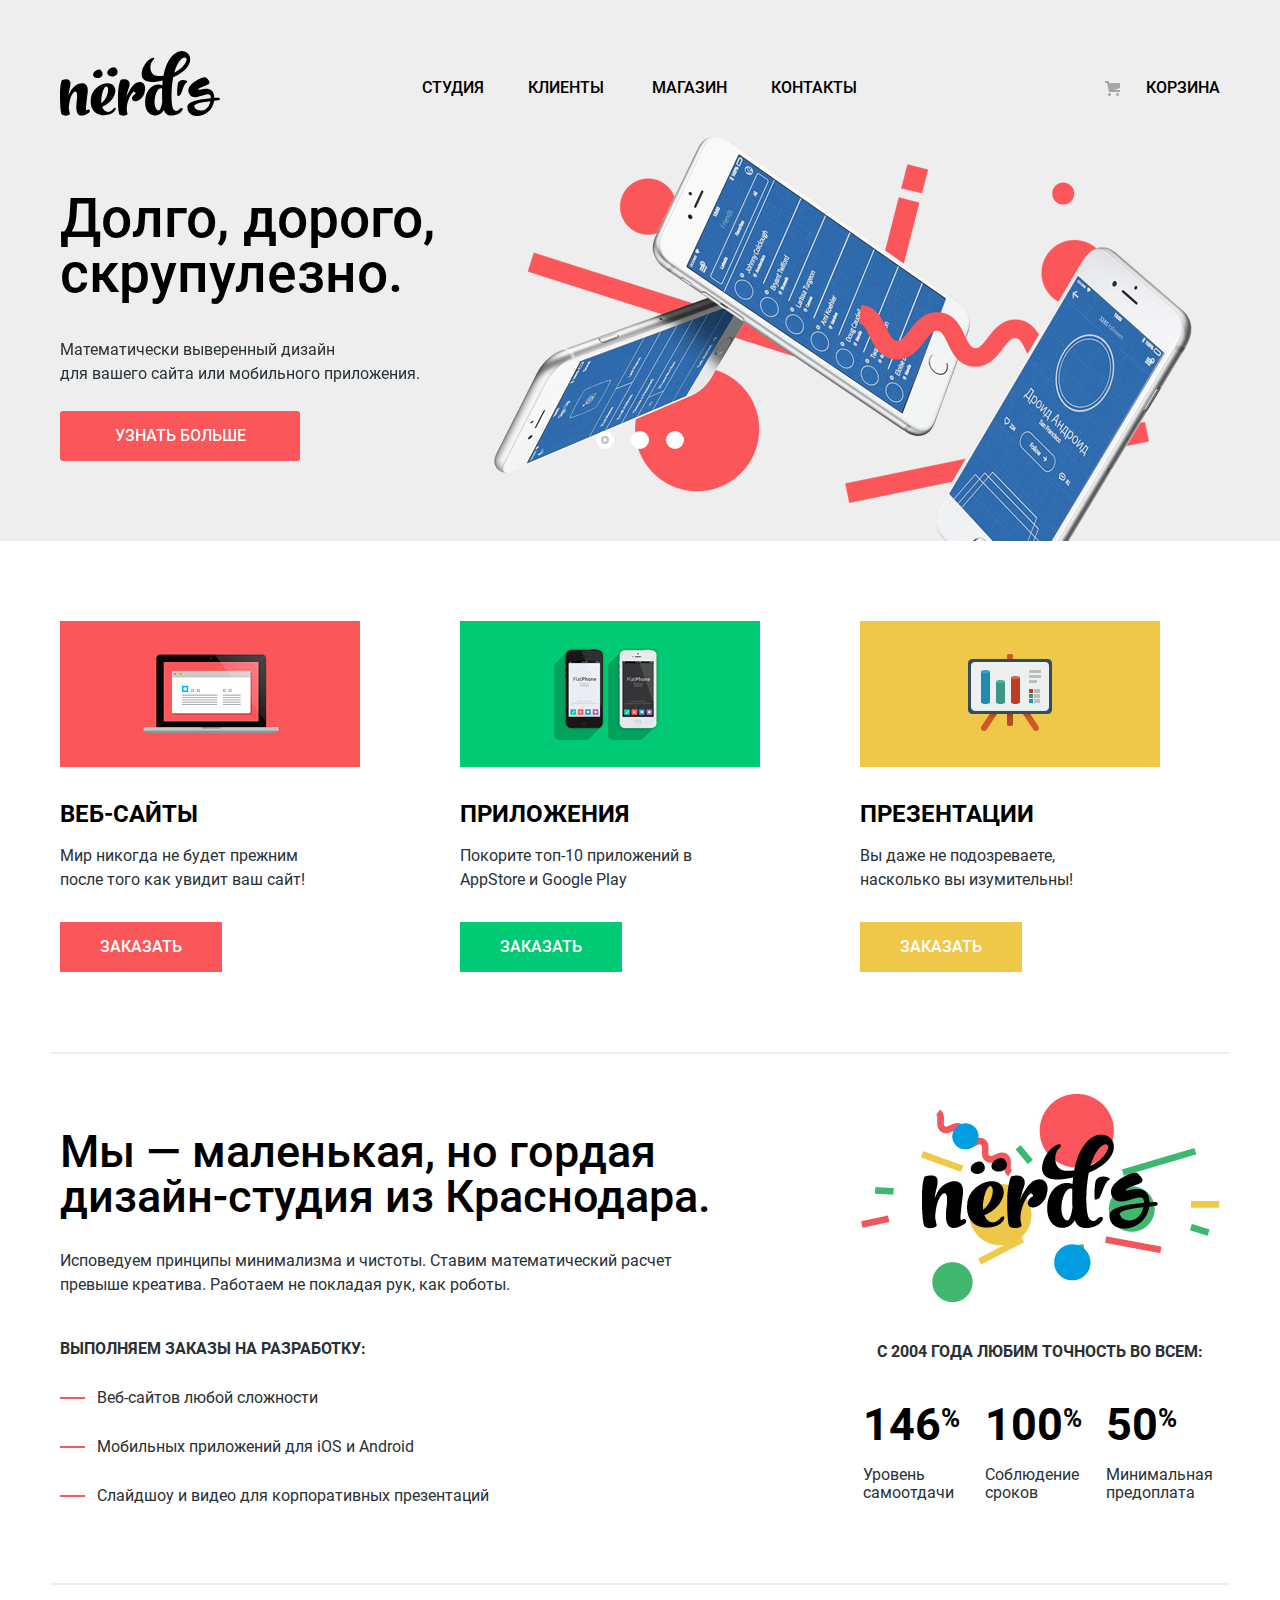
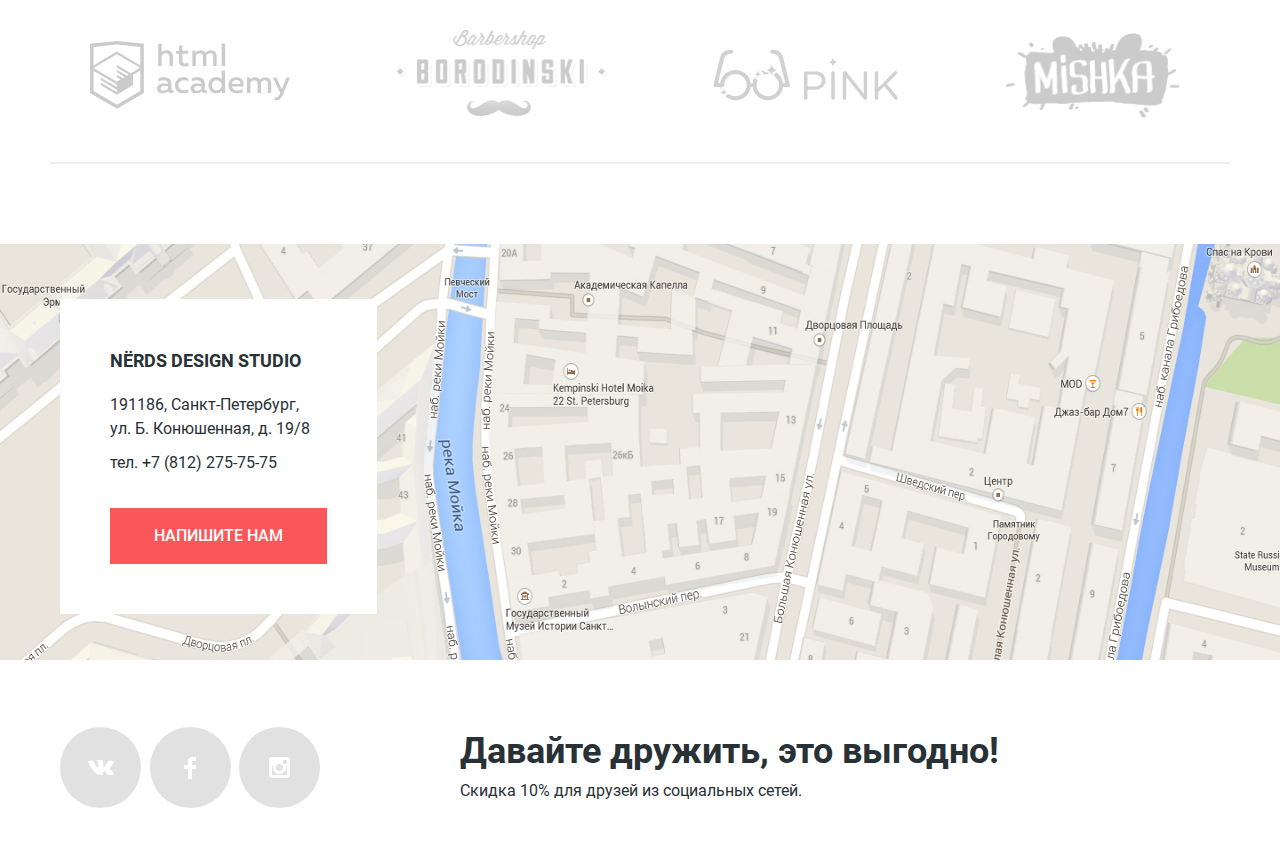
<file: index.html>
<!DOCTYPE html>
<html class="page" lang="ru">

<head>
  <meta charset="UTF-8">
  <meta http-equiv="X-UA-Compatible" content="IE=edge">
  <meta name="viewport" content="width=device-width, initial-scale=1.0">
  <title>Nerds</title>
  <link rel="stylesheet" href="./style/normalize.css">
  <link rel="stylesheet" href="./style/swiper-bundle.min.css">
  <link rel="stylesheet" href="./style/style.css">
</head>

<body class="page-body">
  <header class="main-header">
    <div class="main-container">
      <nav class="main-header__nav">
        <a class="main-header__logo">
          <img src="./img/nerds-logo.svg" width="160" height="65" alt="Логотип сайта Nerds">
        </a>
        <ul class="site-nav">
          <li class="site-nav__item">
            <a href="./blank.html" class="site-nav__link">Студия</a>
          </li>
          <li class="site-nav__item">
            <a href="./blank.html" class="site-nav__link">Клиенты</a>
          </li>
          <li class="site-nav__item">
            <a href="./catalog.html" class="site-nav__link">Магазин</a>
          </li>
          <li class="site-nav__item">
            <a href="./blank.html" class="site-nav__link">Контакты</a>
          </li>
        </ul>
        <div class="user-nav">
          <a href="./cart.html" class="user-nav__link">
            <span class="user-nav__icon"></span>
            Корзина
          </a>
        </div>
      </nav>
    </div>
  </header>
  <main class="main">
    <h1 class="visually-hidden">Сайт дизайн студии Nerds</h1>
    <section class="slider main__slider">
      <div class="main-container swiper-container">
        <h2 class="visually-hidden">Слайдер с нашими преимуществами</h2>
        <ul class="slider__list swiper-wrapper">
          <li class="slider__item slider__item_1 swiper-slide">
            <h3 class="slider__title">Долго, дорого, скрупулезно.</h3>
            <p class="slider__description">
              Математически выверенный дизайн <br>
              для вашего сайта или мобильного приложения.
            </p>
            <a href="./blank.html" class="slider__button"><span>Узнать больше</span></a>
          </li>
          <li class="slider__item slider__item_2 swiper-slide">
            <h3 class="slider__title">Любим математику как никто другой</h3>
            <p class="slider__description">
              Никакого креатива, только математические формулы <br>
              для расчета идеальных пропорций
            </p>
            <a href="./blank.html" class="slider__button"><span>Узнать больше</span></a>
          </li>
          <li class="slider__item slider__item_3 swiper-slide">
            <h3 class="slider__title">
              Только ночь, <br>
              только хардкор
            </h3>
            <p class="slider__description">
              Работать днем, как все? Мы против этого. <br>
              Ближе к полуночи работа только начинается.
            </p>
            <a href="./blank.html" class="slider__button"><span>Узнать больше</span></a>
          </li>
        </ul>
        <div class="swiper-pagination"></div>
      </div>
    </section>

    <section class="services main-container">
      <h2 class="visually-hidden">Виды предоставляемых услуг</h2>
      <ul class="services__list">
        <li class="services__item">
          <img class="services__img" src="./img/services-1.jpg" width="300px" height="146" aria-hidden="true">
          <h3 class="services__title">Веб-сайты</h3>
          <p class="services__description">
            Мир никогда не будет прежним <br>
            после того как увидит ваш сайт!
          </p>
          <a class="services_btn services_btn_red" href="./cart.html" aria-label="Заказать создание веб-сайта">
            <span>Заказать</span>
          </a>
        </li>
        <li class="services__item">
          <img class="services__img" src="./img/services-2.png" width="300px" height="146" aria-hidden="true">
          <h3 class="services__title">Приложения</h3>
          <p class="services__description">Покорите топ-10 приложений в AppStore и Google Play</p>
          <a class="services_btn services_btn_green" href="./cart.html"
            aria-label="Заказать создание приложения для телефона">
            <span>Заказать</span>
          </a>
        </li>
        <li class="services__item">
          <img class="services__img" src="./img/services-3.png" width="300px" height="146" aria-hidden="true">
          <h3 class="services__title">Презентации</h3>
          <p class="services__description">
            Вы даже не подозреваете, <br>
            насколько вы изумительны!
          </p>
          <a class="services_btn services_btn_yellow" href="./cart.html" aria-label="Заказать создание презинтации">
            <span>Заказать</span>
          </a>
        </li>
      </ul>
    </section>

    <section class="about-us main-container">
      <h2 class="visually-hidden">О дизайн-студии Nerds</h2>
      <div class="about-us__wrapper-left">
        <b class="about-us__slogan">Мы — маленькая, но гордая дизайн-студия из Краснодара.</b>
        <p class="about-us__description">
          Исповедуем принципы минимализма и чистоты. Ставим математический расчет <br>
          превыше креатива. Работаем не покладая рук, как роботы.
        </p>
        <p class="about-us__title">Выполняем заказы на разработку:</p>
        <ul class="about-us__list">
          <li class="about-us__item">Веб-сайтов любой сложности</li>
          <li class="about-us__item">Мобильных приложений для iOS и Android</li>
          <li class="about-us__item">Слайдшоу и видео для корпоративных презентаций</li>
        </ul>
      </div>
      <div class="about-us__wrapper-right">
        <img class="about-us__img" src="./img/nerds-illustration.png" aria-hidden="true" width="360" height="208">
        <p class="about-us__table-title">с 2004 года Любим точность во всем:</p>
        <table class="about-us__table">
          <tr class="table__header">
            <td>146<sup>%</sup></td>
            <td>100<sup>%</sup></td>
            <td>50<sup>%</sup></td>
          </tr>
          <tr class="table__footer">
            <td>Уровень самоотдачи</td>
            <td>Соблюдение сроков</td>
            <td>Минимальная предоплата</td>
          </tr>
        </table>
      </div>
    </section>

    <section class="partners main-container">
      <h2 class="visually-hidden">Наши партнеры</h2>
      <ul class="partners__list">
        <li class="partners__item">
          <a href="./blank.html" class="partners__link">
            <img class="partners__img" src="./img/htmlacademy.svg" alt="Сайт HTML academy" width="200" height="68">
          </a>
        </li>
        <li class="partners__item">
          <a href="./blank.html" class="partners__link">
            <img class="partners__img" src="./img/borodinski.svg" alt="Сайт барбершопа Бородинский" width="210" height="90">
          </a>
        </li>
        <li class="partners__item">
          <a href="./blank.html" class="partners__link">
            <img class="partners__img" src="./img/pink.svg" alt="Сайт дизайн студии pink" width="185" height="52">
          </a>
        </li>
        <li class="partners__item">
          <a href="./blank.html" class="partners__link">
            <img class="partners__img" src="./img/mishka.svg" alt="Сайт магазина mishka" width="175" height="85">
          </a>
        </li>
      </ul>
    </section>
  </main>

  <footer class="footer">
    <section class="footer-contacts">
      <h2 class="visually-hidden">Контактная информация</h2>
      <img class="footer__img-map" src="./img/map.png" alt="191186, Санкт-Петербург, ул. Б. Конюшенная, д. 19/8" height="416" width="100%">
      <iframe src="https://www.google.com/maps/embed?pb=!1m18!1m12!1m3!1d1998.6036253003151!2d30.32085871621117!3d59.9387191690541!2m3!1f0!2f0!3f0!3m2!1i1024!2i768!4f13.1!3m3!1m2!1s0x4696310fca145cc1%3A0x42b32648d8238007!2z0JHQvtC70YzRiNCw0Y8g0JrQvtC90Y7RiNC10L3QvdCw0Y8g0YPQuy4sIDE5LzgsINCh0LDQvdC60YIt0J_QtdGC0LXRgNCx0YPRgNCzLCAxOTExODY!5e0!3m2!1sru!2sru!4v1622032747273!5m2!1sru!2sru" width="100%" height="416" style="border:0;" allowfullscreen="" loading="lazy"></iframe>
      <div class="footer__contacts-wrapper">
        <h3 class="footer__contacts-title">NЁRDS DESIGN STUDIO</h3>
        <p class="footer__contacts-adress">
          191186, Санкт-Петербург, <br>
          ул. Б. Конюшенная, д. 19/8
        </p>
        <a class="footer__contacts-tel" href="tel:+78122757575">тел. +7 (812) 275-75-75</a>
        <a class="footer__contacts-btn" href="./blank.html"><span>Напишите нам</span></a>
      </div>
    </section>
    <section class="social main-container">
      <div class="social__wrapper-left">
        <ul class="social__list">
          <li class="social__item">
            <a class="social__link" href="./blank.html" aria-label="Вконтакте"><span class="social__icon-vk"></span></a>
          </li>
          <li class="social__item">
            <a class="social__link" href="./blank.html" aria-label="Facebook"><span class="social__icon-fb"></span></a>
          </li>
          <li class="social__item">
            <a class="social__link" href="./blank.html" aria-label="Instagram"><span class="social__icon-inst"></span></a>
          </li>
        </ul>
      </div>
      <div class="social__wrapper-right">
        <b class="social__slogan">Давайте дружить, это выгодно!</b>
        <p class="social__text">Скидка 10% для друзей из социальных сетей.</p>
      </div>
    </section>
  </footer>
  <section class="modal">
    <h2 class="modal__title">Напишите нам</h2>
    <form class="modal__form" action="https://jsonplaceholder.typicode.com/posts" method="POST">
      <div class="modal__wrapper">
        <p class="modal__item">
          <label class="modal__label" for="modal__name">Ваше имя:</label>
          <input class="modal__input modal__input-name" id="modal__name" name="name" placeholder="Имя Фамилия" type="text">
        </p>
        <p class="modal__item">
          <label class="modal__label" for="modal__email">Ваш email:</label>
          <input class="modal__input modal__input-email" id="modal__email" name="email" placeholder="email@example.com" type="email">
        </p>
      </div>
      <p class="modal__item">
        <label class="modal__label" for="modal__text">Текст письма:</label>
        <textarea class="modal__textarea" id="modal__text" name="text" placeholder="В свободной форме"></textarea>
      </p>
      <button class="modal__btn-submit" type="submit"><span>Отправить</span></button>
    </form>
    <button class="modal__btn-close" type="button" aria-label="Закрыть"></button>
  </section>
  <script src="js/swiper-bundle.min.js"></script>
  <script src="./js/script.js"></script>
</body>
</html>
</file>
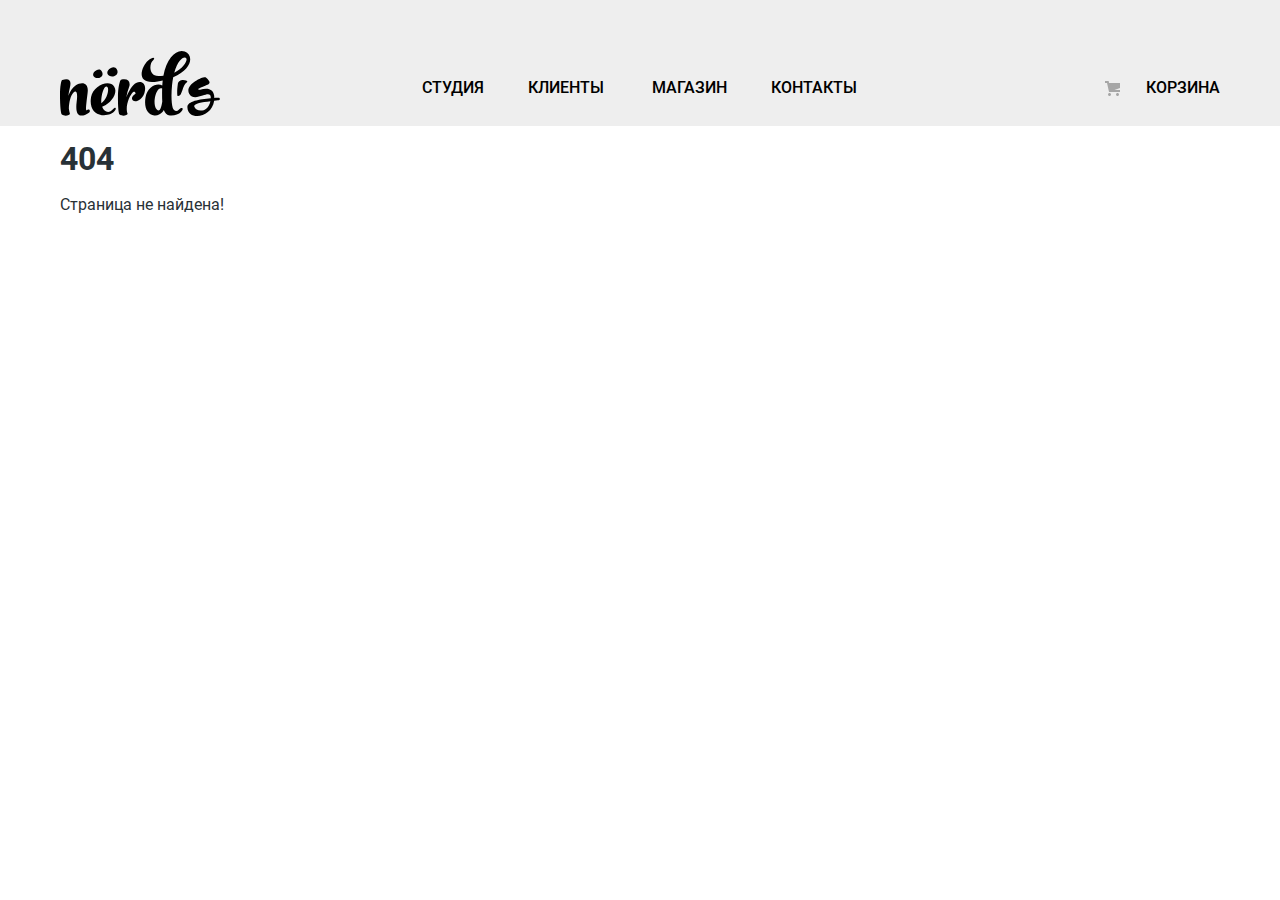
<file: blank.html>
<!DOCTYPE html>
<html class="page" lang="ru">
<head>
    <meta charset="UTF-8">
    <meta http-equiv="X-UA-Compatible" content="IE=edge">
    <meta name="viewport" content="width=device-width, initial-scale=1.0">
    <title>Nerds</title>
    <link rel="stylesheet" href="./style/normalize.css">
    <link rel="stylesheet" href="./style/style.css">
</head>
<body class="page-body">
    <header class="main-header">
      <div class="main-container">
        <nav class="main-header__nav">
          <a class="main-header__logo" href="./index.html">
            <img src="./img/nerds-logo.svg" width="160" height="65" alt="Логотип сайта Nerds">
          </a>
          <ul class="site-nav">
            <li class="site-nav__item">
              <a href="./blank.html" class="site-nav__link">Студия</a>
            </li>
            <li class="site-nav__item">
              <a href="./blank.html" class="site-nav__link">Клиенты</a>
            </li>
            <li class="site-nav__item">
              <a href="./catalog.html" class="site-nav__link">Магазин</a>
            </li>
            <li class="site-nav__item">
              <a href="./blank.html" class="site-nav__link">Контакты</a>
            </li>
          </ul>
          <div class="user-nav">
            <a class="user-nav__link" href="./cart.html">
              <span class="user-nav__icon"></span>
              Корзина
            </a>
          </div>
        </nav>
      </div>
    </header>
    <main>
      <div class="main-container">
        <h1>404</h1>
        <p>Страница не найдена!</p>
      </div>
    </main>
    <script src="./js/script.js"></script>
</body>
</html>
</file>
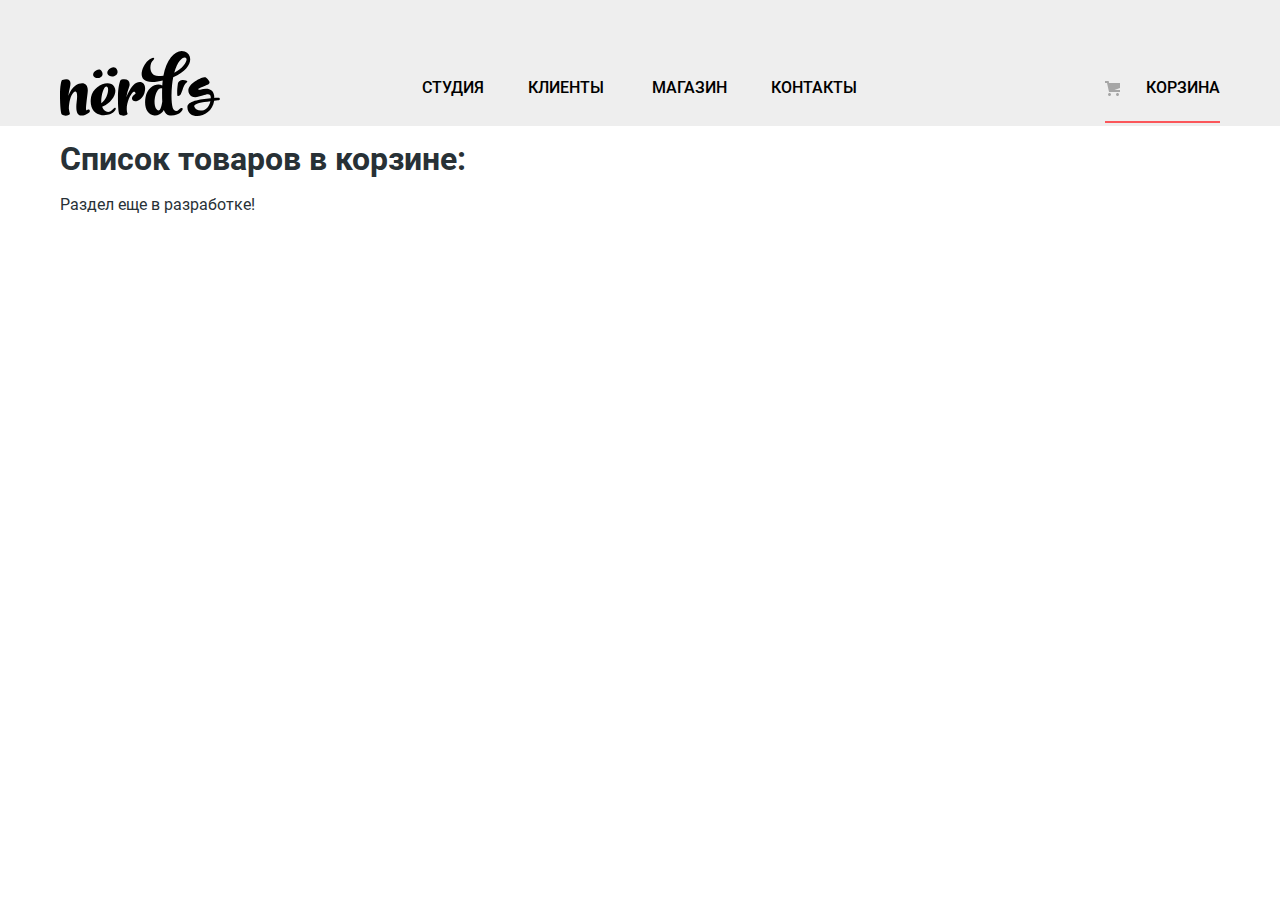
<file: cart.html>
<!DOCTYPE html>
<html class="page" lang="ru">
<head>
    <meta charset="UTF-8">
    <meta http-equiv="X-UA-Compatible" content="IE=edge">
    <meta name="viewport" content="width=device-width, initial-scale=1.0">
    <title>Nerds</title>
    <link rel="stylesheet" href="./style/normalize.css">
    <link rel="stylesheet" href="./style/style.css">
</head>
<body class="page-body">
    <header class="main-header">
      <div class="main-container">
        <nav class="main-header__nav">
          <a class="main-header__logo" href="./index.html">
            <img src="./img/nerds-logo.svg" width="160" height="65" alt="Логотип сайта Nerds">
          </a>
          <ul class="site-nav">
            <li class="site-nav__item">
              <a href="./blank.html" class="site-nav__link">Студия</a>
            </li>
            <li class="site-nav__item">
              <a href="./blank.html" class="site-nav__link">Клиенты</a>
            </li>
            <li class="site-nav__item">
              <a href="./catalog.html" class="site-nav__link">Магазин</a>
            </li>
            <li class="site-nav__item">
              <a href="./blank.html" class="site-nav__link">Контакты</a>
            </li>
          </ul>
          <div class="user-nav">
            <a class="user-nav__link user-nav__link_active">
              <span class="user-nav__icon"></span>
              Корзина
            </a>
          </div>
        </nav>
      </div>
    </header>
    <main>
      <div class="main-container">
        <h1>Список товаров в корзине:</h1>
        <p>Раздел еще в разработке!</p>
      </div>
    </main>
    <script src="./js/script.js"></script>
</body>
</html>
</file>
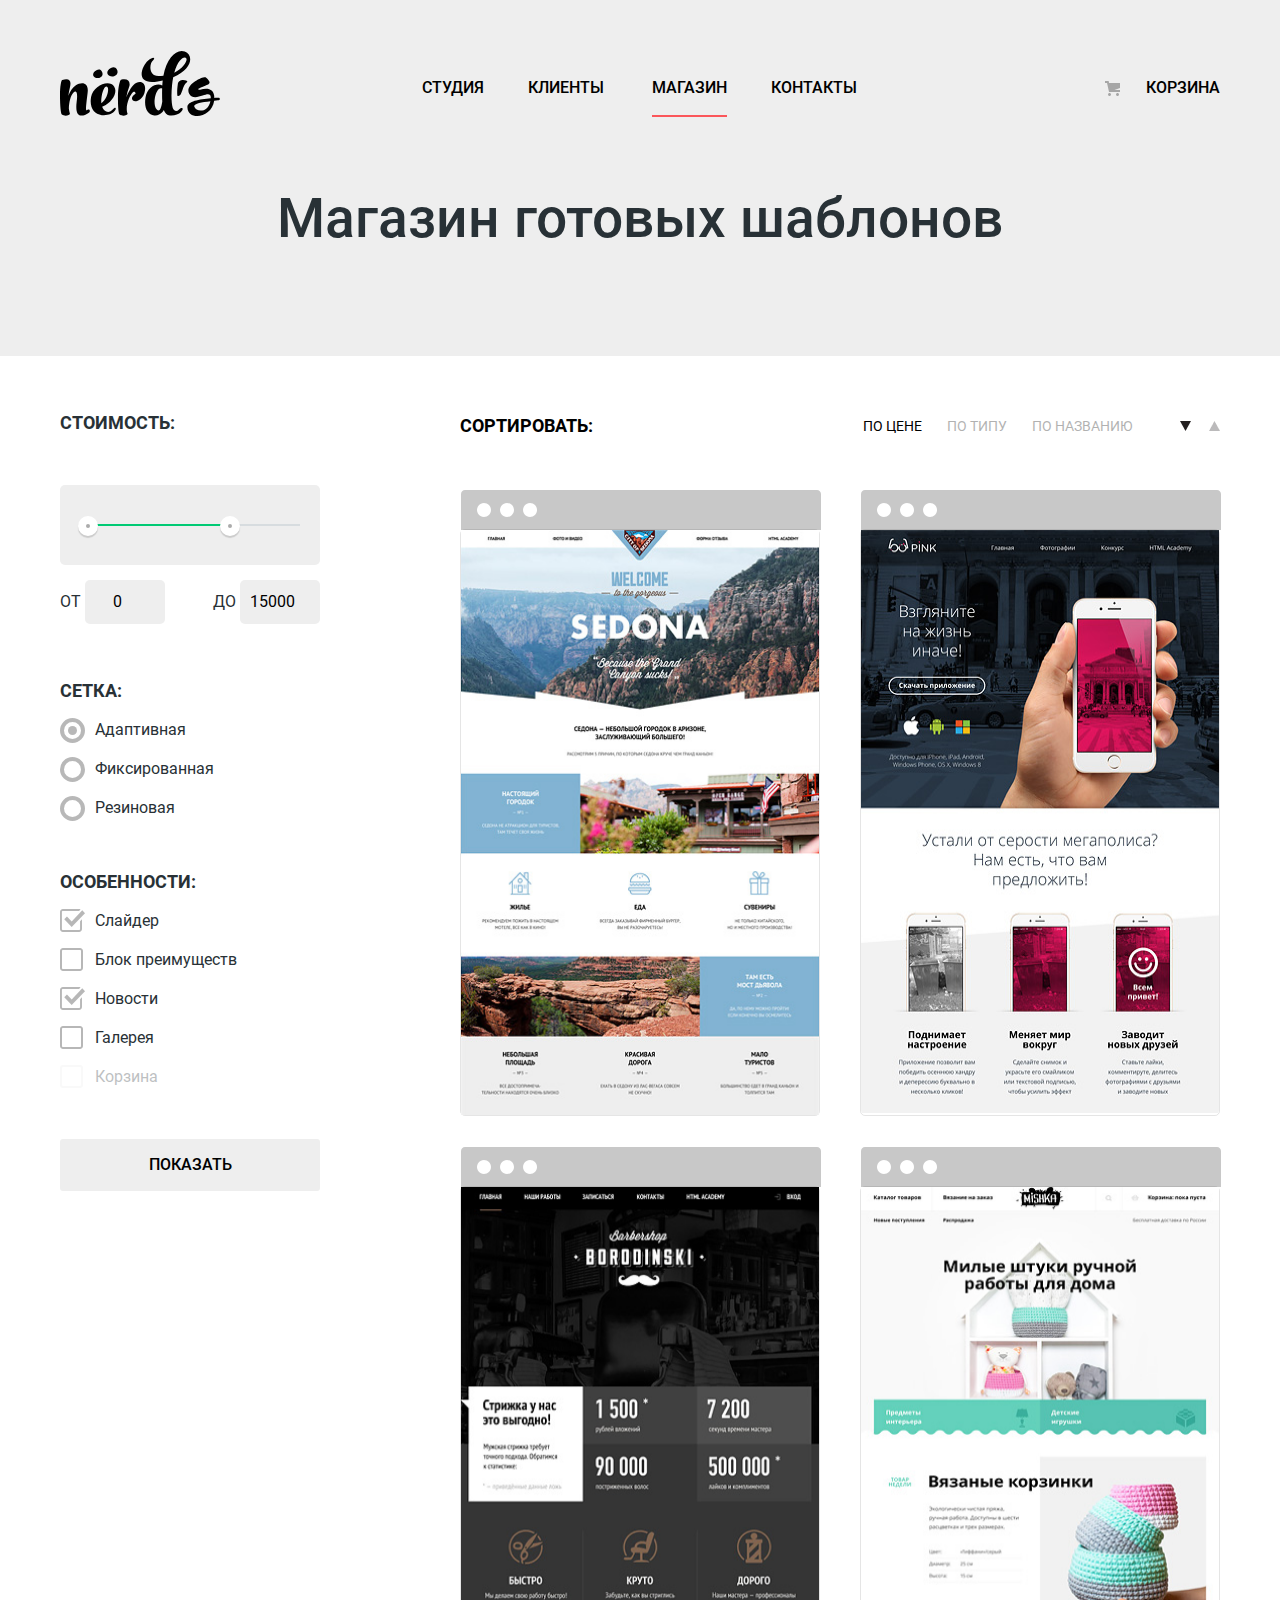
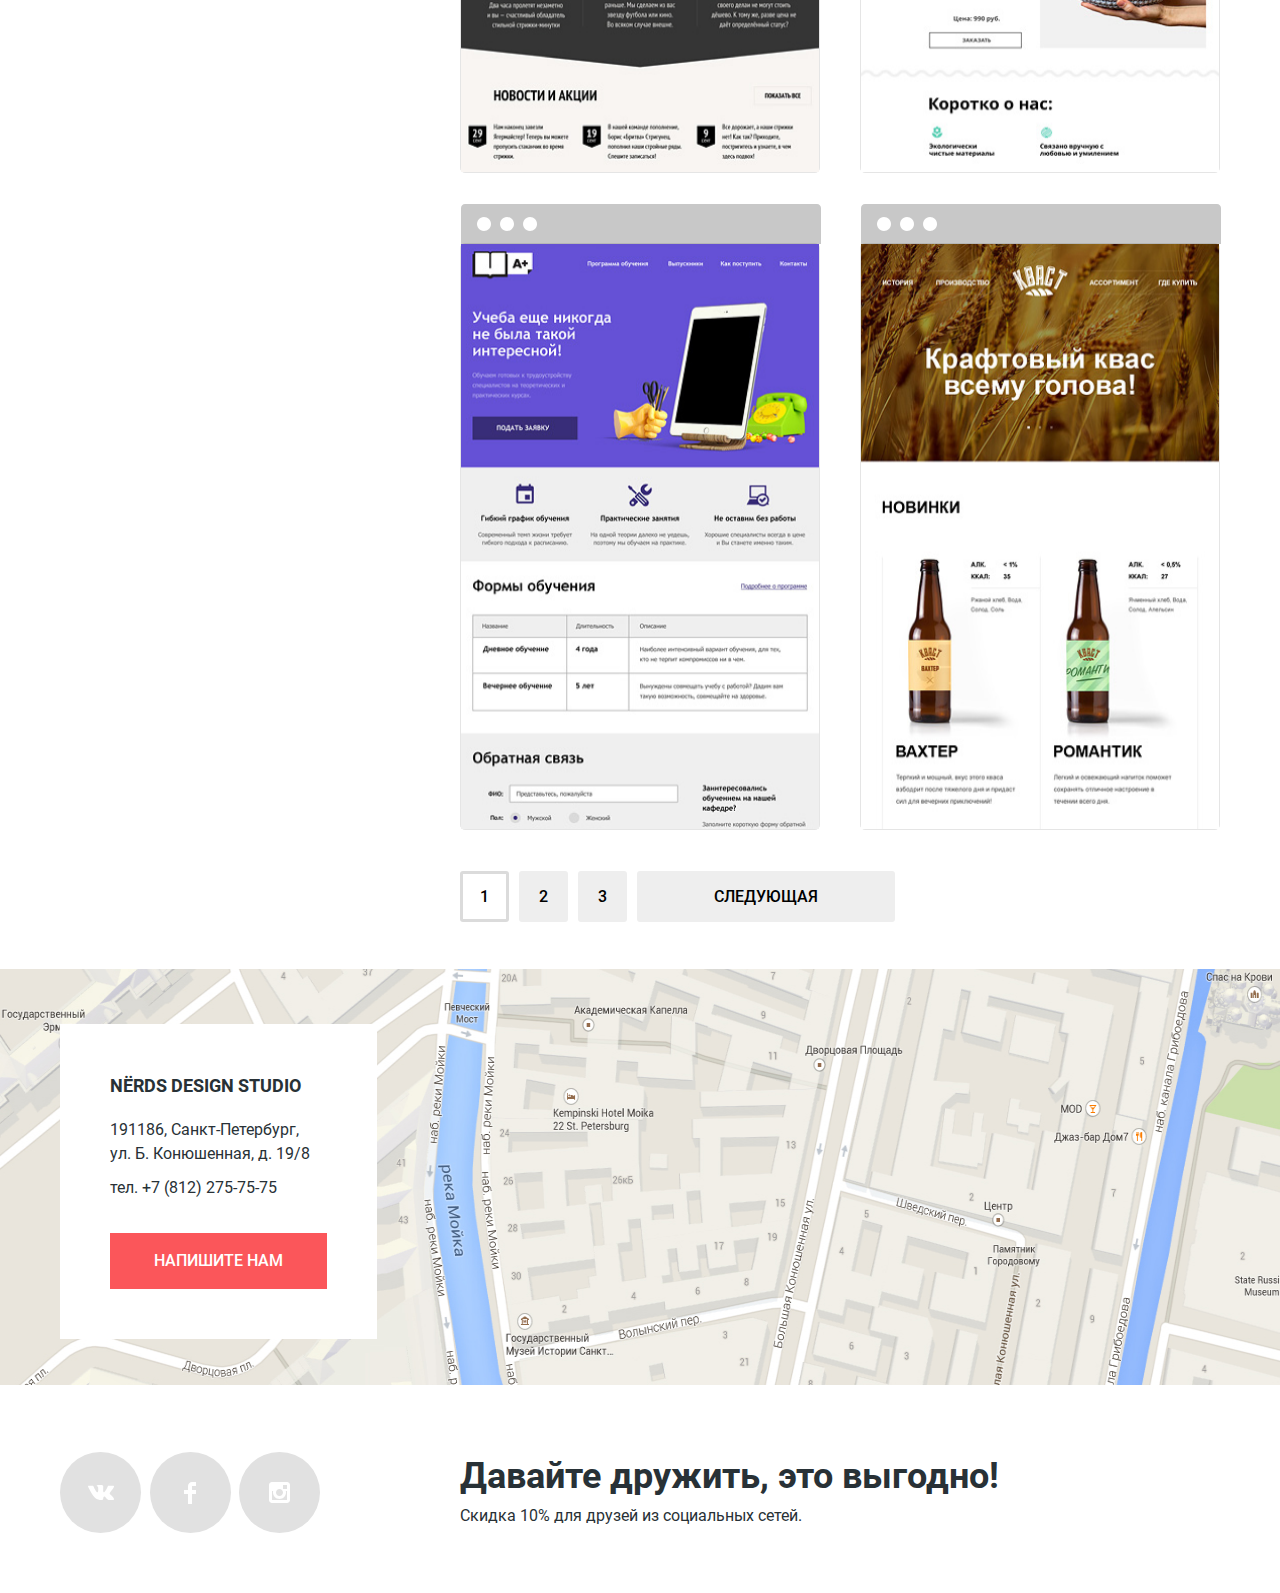
<file: catalog.html>
<!DOCTYPE html>
<html class="page" lang="ru">
<head>
    <meta charset="UTF-8">
    <meta http-equiv="X-UA-Compatible" content="IE=edge">
    <meta name="viewport" content="width=device-width, initial-scale=1.0">
    <title>Nerds</title>
    <link rel="stylesheet" href="./style/normalize.css">
    <link rel="stylesheet" href="./style/style.css">
</head>
<body class="page-body">
    <header class="main-header">
      <div class="main-container">
        <nav class="main-header__nav">
          <a class="main-header__logo" href="./index.html">
            <img src="./img/nerds-logo.svg" width="160" height="65" alt="Логотип сайта Nerds">
          </a>
          <ul class="site-nav">
            <li class="site-nav__item">
              <a href="./blank.html" class="site-nav__link">Студия</a>
            </li>
            <li class="site-nav__item">
              <a href="./blank.html" class="site-nav__link">Клиенты</a>
            </li>
            <li class="site-nav__item">
              <a href="./catalog.html" class="site-nav__link site-nav__link_active">Магазин</a>
            </li>
            <li class="site-nav__item">
              <a href="./blank.html" class="site-nav__link">Контакты</a>
            </li>
          </ul>
          <div class="user-nav">
            <a class="user-nav__link" href="./cart.html">
              <span class="user-nav__icon"></span>
              Корзина
            </a>
          </div>
        </nav>
      </div>
    </header>
    <main class="catalog-main">
      <h1 class="catalog-main__title">Магазин готовых шаблонов</h1>
      <div class="main-container">
        <section class="filter">
          <form action="https://jsonplaceholder.typicode.com/posts" method="POST">
            <fieldset class="filter__item filter__item-range">
              <legend class="filter__legend">Стоимость:</legend>
              <div class="range-filter">
                <div class="range-controls">
                  <div class="scale">
                    <div class="bar"></div>
                  </div>
                  <div class="toggle toggle-min"></div>
                  <div class="toggle toggle-max"></div>
                </div>
                <div class="price-controls">
                  <label class="min-price">
                    от
                    <input type="number" name="min-price" value="0">
                  </label>
                  <label class="max-price">
                    до
                    <input type="number" name="max-price" value="15000">
                  </label>
                </div>
              </div>
            </fieldset>
            <fieldset class="filter__item filter__item-grid">
              <legend class="filter__legend">Сетка:</legend>
              <ul class="grid-list">
                <li class="grid-item">
                  <input class="grid-radio visually-hidden" type="radio" name="grid" value="adaptiv" id="adaptiv" checked>
                  <label class="grid-label" for="adaptiv">Адаптивная</label>
                </li>
                <li class="grid-item">
                  <input class="grid-radio visually-hidden" type="radio" name="grid" value="fixid" id="fixid">
                  <label class="grid-label" for="fixid">Фиксированная</label>
                </li>
                <li class="grid-item">
                  <input class="grid-radio visually-hidden" type="radio" name="grid" value="rubber" id="rubber">
                  <label class="grid-label" for="rubber">Резиновая</label>
                </li>
              </ul>
            </fieldset>
            <fieldset class="filter__item filter__item-features">
              <legend class="filter__legend">Особенности:</legend>
              <ul class="features-list">
                <li class="features-item">
                  <input class="features-checbox visually-hidden" type="checkbox" name="slider" id="slider" checked>
                  <label class="features-label" for="slider">Слайдер</label>
                </li>
                <li class="features-item">
                  <input class="features-checbox visually-hidden" type="checkbox" name="features-block" id="features-block">
                  <label class="features-label" for="features-block">Блок преимуществ</label>
                </li>
                <li class="features-item">
                  <input class="features-checbox visually-hidden" type="checkbox" name="news" id="news" checked>
                  <label class="features-label" for="news">Новости</label>
                </li>
                <li class="features-item">
                  <input class="features-checbox visually-hidden" type="checkbox" name="galery" id="galery">
                  <label class="features-label" for="galery">Галерея</label>
                </li>
                <li class="features-item">
                  <input class="features-checbox visually-hidden" type="checkbox" name="cart" id="cart" disabled>
                  <label class="features-label" for="cart">Корзина</label>
                </li>
              </ul>
            </fieldset>
            <button class="filter-btn" type="submit"><span>Показать</span></button>
          </form>
        </section>
        <div class="catalog-wrapper">

          <section class="filter-sort">
            <h2 class="visually-hidden">Фильтор подбора</h2>
            <h3 class="sort__title">Сортировать:</h3>
            <div class="sort__wrapper">
              <ul class="sort-list-one">
                <li><a class="active" href="#">По цене</a></li>
                <li><a href="#">По типу</a></li>
                <li><a href="#">По названию</a></li>
              </ul>
              <ul class="sort-list-two">
                <li class="sort-item-down active"><a href="#"aria-label="Сортировка по убыванию"></a></li>
                <li class="sort-item-up"><a href="#" aria-label="Сортировка по возрастанию"></a></li>
              </ul>
            </div>
          </section>

          <section class="catalog">
            <h2 class="visually-hidden">Каталог с шаблонами сайтов</h2>
            <ul class="catalog__list">
              <li class="catalog__item">
                <a class="catalog-link" href="./blank.html">
                  <img class="catalog__img" src="./img/catalog-sedona.png" width="360" height="576" alt="Шаблон макета сайта Sedona" >
                  <div class="catalog__wrapper">
                    <h3 class="catalog__item-title"><a class="catalog__item-title-link" href="./blank.html">Sedona</a></h3>
                    <p class="catalog__item-description">
                      Информационный сайт <br>
                      для туристов
                    </p>
                    <a class="catalog__item-btn" href="./blank.html">9 900 ₽</a>
                  </div>
                </a>
              </li>
              <li class="catalog__item">
                <a class="catalog-link" href="./blank.html">
                  <img class="catalog__img" src="./img/catalog-pink.png" width="360" height="576" alt="Шаблон макета сайта PINK APP" >
                  <div class="catalog__wrapper">
                    <h3 class="catalog__item-title"><a class="catalog__item-title-link" href="./blank.html">PINK APP</a></h3>
                    <p class="catalog__item-description">
                      Продуктовый лендин <br>
                      гприложения для iOS и Android
                    </p>
                    <a class="catalog__item-btn" href="./blank.html">9 900 ₽</a>
                  </div>
                </a>
              </li>
              <li class="catalog__item">
                <a class="catalog-link" href="./blank.html">
                  <img class="catalog__img" src="./img/catalog-barbershop.png" width="360" height="576" alt="Шаблон макета сайта Barbershop" >
                  <div class="catalog__wrapper">
                    <h3 class="catalog__item-title"><a class="catalog__item-title-link" href="./blank.html">Barbershop</a></h3>
                    <p class="catalog__item-description">
                      Сайт салона красоты. <br>
                      Для мужчин, да
                    </p>
                    <a class="catalog__item-btn" href="./blank.html">9 900 ₽</a>
                  </div>
                </a>
              </li>
              <li class="catalog__item">
                <a class="catalog-link" href="./blank.html">
                  <img class="catalog__img" src="./img/catalog-mishka.png" width="360" height="576" alt="Шаблон макета сайта Mishka" >
                  <div class="catalog__wrapper">
                    <h3 class="catalog__item-title"><a class="catalog__item-title-link" href="./blank.html">Mishka</a></h3>
                    <p class="catalog__item-description">
                      Интернет-магазин <br>
                      вязаных игрушек
                      </p>
                    <a class="catalog__item-btn" href="./blank.html">9 900 ₽</a>
                  </div>
                </a>
              </li>
              <li class="catalog__item">
                <a class="catalog-link" href="./blank.html">
                  <img class="catalog__img" src="./img/catalog-aplus.png" width="360" height="576" alt="Шаблон макета сайта A Plus" >
                  <div class="catalog__wrapper">
                    <h3 class="catalog__item-title"><a class="catalog__item-title-link" href="./blank.html">A Plus</a></h3>
                    <p class="catalog__item-description">
                      Лендинг курсов повышения <br>
                      квалификации
                    </p>
                    <a class="catalog__item-btn" href="./blank.html">9 900 ₽</a>
                  </div>
                </a>
              </li>
              <li class="catalog__item">
                <a class="catalog-link" href="./blank.html">
                  <img class="catalog__img" src="./img/catalog-kvast.png" width="360" height="576" alt="Шаблон макета сайта Кваст" >
                  <div class="catalog__wrapper">
                    <h3 class="catalog__item-title"><a class="catalog__item-title-link" href="./blank.html">Кваст</a></h3>
                    <p class="catalog__item-description">
                      Промо-сайт производителя <br>
                      крафтового кваса
                    </p>
                    <a class="catalog__item-btn" href="./blank.html">9 900 ₽</a>
                  </div>
                </a>
              </li>
            </ul>
          </section>
          <ul class="pagination">
            <li class="pagination__item">
              <a class="pagintion__link pagination__link--curret">1</a>
            </li>
            <li class="pagination__item">
              <a href="./blank.html" class="pagintion__link"><span>2</span></a>
            </li>
            <li class="pagination__item">
              <a href="./blank.html" class="pagintion__link"><span>3</span></a>
            </li>
            <li class="pagination__item">
              <a href="./blank.html" class="pagintion__link"><span>Следующая</span></a>
            </li>
          </ul>
        </div>
      </div>
    </main>
    <footer class="footer">
      <section class="footer-contacts">
        <h2 class="visually-hidden">Контактная информация</h2>
        <img class="footer__img-map" src="./img/map.png" alt="191186, Санкт-Петербург, ул. Б. Конюшенная, д. 19/8" height="416" width="100%">
        <iframe src="https://www.google.com/maps/embed?pb=!1m18!1m12!1m3!1d1998.6036253003151!2d30.32085871621117!3d59.9387191690541!2m3!1f0!2f0!3f0!3m2!1i1024!2i768!4f13.1!3m3!1m2!1s0x4696310fca145cc1%3A0x42b32648d8238007!2z0JHQvtC70YzRiNCw0Y8g0JrQvtC90Y7RiNC10L3QvdCw0Y8g0YPQuy4sIDE5LzgsINCh0LDQvdC60YIt0J_QtdGC0LXRgNCx0YPRgNCzLCAxOTExODY!5e0!3m2!1sru!2sru!4v1622032747273!5m2!1sru!2sru" width="100%" height="416" style="border:0;" allowfullscreen="" loading="lazy"></iframe>
        <div class="footer__contacts-wrapper">
          <h3 class="footer__contacts-title">NЁRDS DESIGN STUDIO</h3>
          <p class="footer__contacts-adress">
            191186, Санкт-Петербург, <br>
            ул. Б. Конюшенная, д. 19/8
          </p>
          <a class="footer__contacts-tel" href="tel:+78122757575">тел. +7 (812) 275-75-75</a>
          <a class="footer__contacts-btn" href="./blank.html"><span>Напишите нам</span></a>
        </div>
      </section>
      <section class="social main-container">
        <div class="social__wrapper-left">
          <ul class="social__list">
            <li class="social__item">
              <a class="social__link" href="./blank.html" aria-label="Вконтакте"><span class="social__icon-vk"></span></a>
            </li>
            <li class="social__item">
              <a class="social__link" href="./blank.html" aria-label="Facebook"><span class="social__icon-fb"></span></a>
            </li>
            <li class="social__item">
              <a class="social__link" href="./blank.html" aria-label="Instagram"><span class="social__icon-inst"></span></a>
            </li>
          </ul>
        </div>
        <div class="social__wrapper-right">
          <b class="social__slogan">Давайте дружить, это выгодно!</b>
          <p class="social__text">Скидка 10% для друзей из социальных сетей.</p>
        </div>
      </section>
    </footer>
    <section class="modal">
      <h2 class="modal__title">Напишите нам</h2>
      <form class="modal__form" action="https://jsonplaceholder.typicode.com/posts" method="POST">
        <div class="modal__wrapper">
          <p class="modal__item">
            <label class="modal__label" for="modal__name">Ваше имя:</label>
            <input class="modal__input modal__input-name" id="modal__name" name="name" placeholder="Имя Фамилия" type="text">
          </p>
          <p class="modal__item">
            <label class="modal__label" for="modal__email">Ваш email:</label>
            <input class="modal__input modal__input-email" id="modal__email" name="email" placeholder="email@example.com" type="email">
          </p>
        </div>
        <p class="modal__item">
          <label class="modal__label" for="modal__text">Текст письма:</label>
          <textarea class="modal__textarea" id="modal__text" name="text" placeholder="В свободной форме"></textarea>
        </p>
        <button class="modal__btn-submit" type="submit"><span>Отправить</span></button>
      </form>
      <button class="modal__btn-close" type="button" aria-label="Закрыть"></button>
    </section>
    <script src="js/swiper-bundle.min.js"></script>
    <script src="./js/script.js"></script>
</body>
</html>
</file>
<file: style/style.css>
/* Шрифты */
@font-face {
  font-family: "Roboto";
  font-style: bold;
  font-weight: 700;
  src: local("Roboto"),
       url("../fonts/Roboto-Bold.woff2") format("woff2"),
       url("../fonts/Roboto-Bold.woff") format("woff");
}

@font-face {
  font-family: "Roboto";
  font-style: medium;
  font-weight: 500;
  src: local("Roboto"),
       url("../fonts/Roboto-Medium.woff2") format("woff2"),
       url("../fonts/Roboto-Medium.woff") format("woff");
}

@font-face {
  font-family: "Roboto";
  font-style: normal;
  font-weight: 400;
  src: local("Roboto"),
       url("../fonts/Roboto-Regular.woff2") format("woff2"),
       url("../fonts/Roboto-Regular.woff") format("woff");
}

/* Переменные */

:root {
  --basic-font-black: #000000;
  --basic-font-darc: #283136;
  --basic-font-gray: #444444;
  --basic-font-light: #666666;
  --basic-font-white: #ffffff;

  --basic-gray:  #EEEEEE;
  --basic-gray-social: #E1E1E1;
  --basic-gray-slider-btn: #C1C1C1;
  --basic-gray-catalog: #4D4D4D;
  --basic-gray-form: #D7DCDE;
  --basic-gray-form-hover: #B4B9BB;
  --basic-gray-form-scale: #D7DCDF;
  --basic-gray-form-toggle: #ABABAB;
  --basic-gray-form-radio: #4D4D4D;
  --basic-gray-form-btn-hover: #DFDFDF;
  --basic-gray-form-btn-active: #D5D5D5;


  --special-red: #FB565A;
  --special-red-hover: #E74246;
  --special-red-active: #D7373B;
  --special-green: #00CA74;
  --special-green-hover: #00BC6C;
  --special-green-active: #00AA62;
  --special-yellow: #EFC849;
  --special-yellow-hover: #EAB534;
  --special-yellow-active: #E5A722;
}

/* Глобальные стили */
a {
  text-decoration: none;
}

img {
  max-width: 100%;
  height: auto;
}

.visually-hidden {
  position: absolute;

  width: 1px;
  height: 1px;
  margin: -1px;
  padding: 0;
  overflow: hidden;

  white-space: nowrap;

  border: 0;

  clip: rect(0 0 0 0);
  clip-path: inset(100%);
}

.page {
  height: 100%;
}

.page-body {
  min-height: 100%;
  display: grid;
  grid-template-rows: min-content 1fr min-content;
  align-content: start;
  margin: 0;
  padding: 0;

  font-weight: 400;
  font-size: 16px;
  line-height: 24px;
  font-family: "Roboto", Arial, sans-serif;
  color: var(--basic-font-darc);

  background-color: var(--basic-white);
}

.main-container {
  max-width: 1160px;
  padding: 0 10px;
  margin: 0 auto;
}

/* Header */

.main-header {
  padding-top: 50px;
  line-height: 30px;
  font-weight: 500;
  text-transform: uppercase;

  background-color: var(--basic-gray);
}

.main-header__nav {
  display: grid;
  align-items: center;
  grid-template-columns: 160px 1fr min-content;
}

.main-header__logo[href]:hover {
  opacity: 0.3;
}

.site-nav {
  margin: 0;
  padding: 0;
  padding-left: 202px;
  display: flex;
  flex-wrap: wrap;
  list-style: none;
}

.site-nav__item:not(:last-child) {
  margin-right: 44px;
}

.site-nav__item:nth-child(2) {
  margin-right: 48px;
}

.site-nav__link,
.user-nav__link {
  color: var(--basic-font-black);
}

.site-nav__link:hover,
.user-nav__link:hover,
.site-nav__link:focus,
.user-nav__link:focus {
  color: var(--special-red);
}

.site-nav__link:active,
.user-nav__link:active {
  color: var(--basic-font-black);
  opacity: 0.3;
}

.site-nav__link_active {
  position: relative;
}

.site-nav__link_active::before,
.user-nav__link_active::before {
  content: "";
  position: absolute;
  width: 100%;
  bottom: -20px;

  height: 2px;

  background-color: var(--special-red);
}

.user-nav__link {
  width: 115px;
  position: relative;
  display: flex;
  align-items: center;
  justify-content: space-between;
}

.user-nav__icon{
  display: block;
  width: 15px;
  height: 15px;
  background-image: url(../img/cart-icon.svg);
  background-repeat: no-repeat;
  background-position: 0 0;
}

/* Слайдер */

.slider {
  background-color: var(--basic-gray);
}

.slider__list {
  margin: 0;
  padding: 0;
  list-style: none;
}

.slider__item {
  padding-top: 65px;
  padding-bottom: 80px;
}

.slider__title {
  width: 550px;
  margin: 0;
  margin-bottom: 37px;
  font-size: 55px;
  line-height: 55px;
  font-weight: 500;
  color: var(--basic-font-black);
}

.slider__description {
  width: 550px;
  margin: 0;
  margin-bottom: 25px;
}

.slider__button {
  box-sizing: border-box;
  width: 240px;
  padding: 16px;
  text-align: center;
  display: block;
  line-height: 18px;
  font-weight: 500;
  text-transform: uppercase;
  color: var(--basic-font-white);
  background-color: var(--special-red);
  border-radius: 3px;
}

.slider__button:hover,
.slider__button:focus {
  background-color: var(--special-red-hover);
}

.slider__button:active {
  background-color: var(--special-red-active);
  box-shadow: inset 0px 3px 0px rgba(0, 1, 1, 0.1);
}

.slider__button:active span{
  opacity: 0.3;
}

.slider__item_1 {
  background-image: url(../img/nerds-index-slide-1.png);
  background-repeat: no-repeat;
  background-position: right;
}

.slider__item_2 {
  background-image: url(../img/nerds-index-slide-2.png);
  background-repeat: no-repeat;
  background-position: right;
}

.slider__item_3 {
  background-image: url(../img/nerds-index-slide-3.png);
  background-repeat: no-repeat;
  background-position: right;
}

/* Swiper */

.swiper-container {
  position: relative;
  width: 1160px;
  padding: 0;
}

.slider .swiper-pagination {
  height: min-content;
  top: 305px;
  display: flex;
  justify-content: center;
}

.swiper-pagination-bullet {
  position: relative;
  width: 18px;
  height: 18px;
  border-radius: 50%;
  background-color: var(--basic-font-white);
  opacity: 1;
}

.slider .swiper-pagination-bullet:not(:last-child) {
  margin-right: 13px;
}

.swiper-pagination-bullet-active::before {
  content: "";
  width: 8px;
  height: 8px;
  border-radius: 50%;
  box-sizing: border-box;
  border: 2px solid var(--basic-gray-slider-btn);
  position: absolute;
  top: 5px;
  left: 5px;
}

.main__slider {
  margin-bottom: 80px;
}

/* Services */

.services {
  padding-bottom: 80px;
  margin-bottom: 40px;
  border-bottom: 2px solid var(--basic-gray);
}

.services__list {
  margin: 0;
  padding: 0;
  display: flex;
  flex-wrap: wrap;
  flex: 1 1 33,33;
  list-style: none;
}

.services__item {
  max-width: 300px;
}

.services__item:not(:nth-child(3n)) {
  margin-right: 100px;
}

.services__img {
  margin-bottom: 25px;
}

.services__title {
  margin: 0;
  margin-bottom: 15px;
  font-size: 24px;
  line-height: 30px;
  font-weight: 700;
  color: var(--basic-font-black);
  text-transform: uppercase;
}

.services__description{
  margin: 0;
  margin-bottom: 30px;
}

.services_btn {
  display: inline-block;
  text-align: center;
  padding: 16px 40px;
  line-height: 18px;
  font-weight: 500;
  color: var(--basic-font-white);
  text-transform: uppercase;
}

.services_btn_red {
  background-color: var(--special-red);
}

.services_btn_green {
  background-color: var(--special-green);
}

.services_btn_yellow {
  background-color: var(--special-yellow);
}

.services_btn_red:hover,
.services_btn_red:focus {
  background-color: var(--special-red-active);
}

.services_btn_green:hover,
.services_btn_green:focus {
  background-color: var(--special-green-hover);
}

.services_btn_yellow:hover,
.services_btn_yellow:focus {
  background-color: var(--special-yellow-hover);
}

.services_btn_red:active {
  background-color: var(--special-red-active);
  box-shadow: inset 0px 3px 0px rgba(0, 1, 1, 0.1);
}

.services_btn_green:active {
  background-color: var(--special-green-active);
  box-shadow: inset 0px 3px 0px rgba(0, 1, 1, 0.1);
}

.services_btn_yellow:active {
  background-color: var(--special-yellow-active);
  box-shadow: inset 0px 3px 0px rgba(0, 1, 1, 0.1);
}

.services_btn_red:active span,
.services_btn_green:active span,
.services_btn_yellow:active span {
  opacity: 0.3;
}

/* About Us */

.about-us {
  padding-bottom: 75px;
  display: flex;
  justify-content: space-between;
  border-bottom: 2px solid var(--basic-gray);
}

.about-us__wrapper-left {
  padding-top: 35px;
  width: 700px;
}

.about-us__slogan {
  display: block;
  margin-bottom: 30px;
  font-size: 45px;
  line-height: 1;
  font-weight: 500;
  color: var(--basic-font-black);
}

.about-us__description {
  margin-top: 0;
  margin-bottom: 40px;
}

.about-us__title {
  margin-top: 0;
  margin-bottom: 25px;
  font-weight: 700;
  text-transform: uppercase;
}

.about-us__list {
  margin: 0;
  padding: 0;
  padding-left: 37px;
  list-style: none;
}

.about-us__item {
  position: relative;
}

.about-us__item:not(:last-child) {
  margin-bottom: 25px;
}

.about-us__item::before {
  content: "";
  position: absolute;
  left: -37px;
  top: 50%;
  transform: translateY(-1px);
  width: 25px;
  height: 2px;
  background-color: var(--special-red);
}

.about-us__wrapper-right {
  width: 360px;
}

.about-us__img {
  margin-bottom: 15px;
}

.about-us__table-title {
  text-align: center;
  margin-bottom: 20px;
  font-weight: 700;
  text-transform: uppercase;
}

.table__header {
  font-size: 45px;
  line-height: 75px;
  font-weight: 700;
  color: var(--basic-font-black);
}

.table__header td {
  padding-right: 20px;
}

.table__header sup {
  font-size: 26px;
  line-height: 40px;
}

.table__footer {
  line-height: 18px;
}

/* Partners */

.partners {
  padding-top: 45px;
  padding-bottom: 35px;
  margin-bottom: 80px;
  border-bottom: 2px solid var(--basic-gray);
}

.partners__list {
  padding: 0;
  margin: 0;
  padding-left: 30px;
  padding-right: 40px;
  display: flex;
  flex-wrap: wrap;
  align-items: center;
  justify-content: space-between;
  list-style: none;
}

.partners__link {
  opacity: 0.2;
}

.partners__link:hover,
.partners__link:focus {
  opacity: 1;
}

.partners__link:active {
  opacity: 0.1;
}

/* Footer */

.footer-contacts {
  position: relative;
}

.footer__img-map {
  position: absolute;
  height: 416px;
  z-index: -1;
}

.footer__contacts-wrapper{
  position: absolute;
  top: 55px;
  left: 50%;
  transform: translateX(-580px);
  padding: 50px;
  max-width: 320px;
  background-color: var(--basic-font-white);
}

.footer__contacts-title {
  margin-top: 0;
  margin-bottom: 20px;
  font-size: 18px;
  font-weight: 700;
}
.footer__contacts-adress {
  margin-top: 0;
  margin-bottom: 10px;
}
.footer__contacts-tel {
  display: block;
  margin-bottom: 33px;
  color: var(--basic-font-darc);
}

.footer__contacts-btn {
  display: inline-block;
  padding: 16px 44px;
  font-weight: 500;
  text-transform: uppercase;
  color: var(--basic-font-white);
  border: none;
  background-color: var(--special-red);
  cursor: pointer;
}

.footer__contacts-btn:hover,
.footer__contacts-btn:focus {
  background-color: var(--special-red-hover);
}

.footer__contacts-btn:active {
  background-color: var(--special-red-active);
  box-shadow: inset 0px 3px 0px rgba(0, 1, 1, 0.1);
}

.footer__contacts-btn:active span {
  opacity: 0.3;
}

.social{
  padding: 60px 0;
  display: flex;
  align-items: center;
}

.social__wrapper-left{
  min-width: 260px;
  margin-right: 140px;
}

.social__list{
  padding: 0;
  margin: 0;
  display: flex;
  flex-wrap: wrap;
  justify-content: space-between;
  list-style: none;
}

.social__link{
  display: flex;
  align-items: center;
  justify-content: center;
  width: 81px;
  height: 81px;
  border-radius: 50%;
  background-color: var(--basic-gray-social);
}

.social__icon-vk{
  display: block;
  width: 26px;
  height: 15px;
  background-image: url(../img/vk.svg);
}

.social__icon-fb{
  display: block;
  width: 12px;
  height: 22px;
  background-image: url(../img/fb.svg);
}

.social__icon-inst{
  display: block;
  width: 21px;
  height: 21px;
  background-image: url(../img/inst.svg);
}

.social__link:hover,
.social__link:focus {
  background-color: var(--special-red-hover);
}

.social__link:active {
  background: linear-gradient(0deg, #D7373B, #D7373B), #FFFFFF;
  box-shadow: inset 0px 3px 0px rgba(0, 1, 1, 0.1);
}

.social__link:active span {
  opacity: 0.3;
}

.social__slogan{
  display: inline-block;
  margin-bottom: 10px;
  font-size: 36px;
  line-height: 1;
  font-weight: 700;
}

.social__text{
  margin: 0;
}

.modal {
  display: none;
  position: fixed;
  bottom: 180px;
  left: 50%;
  transform: translateX(-50%);
  z-index: 999;
  box-sizing: border-box;
  width: 960px;
  margin: auto;
  padding: 65px 100px 85px;
  box-shadow: 0px 20px 40px rgba(0, 0, 0, 0.4);
  background-color: var(--basic-font-white);
}

.modal_show {
  display: block;
}

.modal__title {
  margin: 0;
  margin-bottom: 35px;
  font-size: 45px;
  line-height: 1;
  font-weight: 700;
  color: var(--basic-font-black);
}

.modal__wrapper {
  display: flex;
  margin-bottom: 35px;
}

.modal__item {
  margin: 0;
  padding: 0;
  display: flex;
  flex-direction: column;
}

.modal__item:not(:last-child) {
  margin-right: 40px;
}

.modal__label {
  margin-bottom: 9px;
  line-height: 18px;
  font-weight: 700;
  color: var(--basic-font-black);
}

.modal__input {
  padding: 16px;
  width: 360px;
  height: 50px;
}

.modal__input,
.modal__textarea {
  box-sizing: border-box;
  border: 2px solid var(--basic-gray-form);
}

.modal__input::placeholder,
.modal__textarea::placeholder {
  color: var(--basic-font-black);
  opacity: 0.5;
}

.modal__input:hover,
.modal__textarea:hover {
  border: 2px solid var(--basic-gray-form-hover);
}

.modal__input:focus,
.modal__textarea:focus {
  border: 2px solid var(--basic-font-black);
}

.modal__input:focus::placeholder,
.modal__textarea:focus::placeholder {
  opacity: 1;
}

.modal__input:not(:focus):invalid,
.modal__textarea:not(:focus):invalid {
  border: 2px solid var(--special-red);
}

.modal__input:not(:focus):invalid,
.modal__textarea:not(:focus):invalid {
  color: red;
}

.modal__textarea {
  width: 760px;
  height: 118px;
  margin-bottom: 45px;
  padding: 16px;
  resize: none;
}

.modal__btn-submit {
  padding: 16px 83px;
  line-height: 18px;
  color: var(--basic-font-white);
  text-transform: uppercase;
  font-weight: 500;
  border: none;
  background-color: var(--special-red);
  cursor: pointer;
}

.modal__btn-submit:hover,
.modal__btn-submit:focus {
  background-color: var(--special-red-hover);
}

.modal__btn-submit:active {
  background-color: var(--special-red-active);
  box-shadow: inset 0px 3px 0px rgba(0, 1, 1, 0.1);
}

.modal__btn-submit:active span {
  opacity: 0.3;
}

.modal__btn-close {
  position: absolute;
  top: 78px;
  right: 90px;
  width: 21px;
  height: 21px;
  border: none;
  background-color: transparent;
  background-image: url(../img/close.svg);
  cursor: pointer;
  opacity: 0.3;
}

.modal__btn-close:hover,
.modal__btn-close:focus {
  opacity: 1;
}

.modal__btn-close:active {
  opacity: 0.1;
}

/* Страница catalog */

.catalog-main .main-container{
  display: grid;
  grid-template-columns: 260px 1fr;
  grid-column-gap: 140px;
}

.catalog-main__title {
  margin: 0;
  margin-bottom: 55px;
  padding-top: 65px;
  padding-bottom: 110px;
  font-size: 55px;
  line-height: 55px;
  font-weight: 500;
  text-align: center;
  background-color:var(--basic-gray);
}

.filter__item {
  margin: 0;
  padding: 0;
  border: none;
}

.range-filter {
  width: 260px;
  margin-top: 35px;
}

.filter__item legend {
  font-size: 18px;
  line-height: 24px;
  text-transform: uppercase;
  font-weight: 700;
}

.filter__item-range {
  margin-bottom: 55px;
}

.range-controls {
  position: relative;
  height: 41px;
  padding-top: 39px;
  padding-right: 20px;
  padding-left: 20px;
  margin-bottom: 15px;
  background-color: var(--basic-gray);
  border-radius: 5px;
}

.scale {
  height: 2px;
  background-color: var(--basic-gray-form-scale);
}

.bar {
  width: 70%;
  height: 2px;
  background-color: var(--special-green);
}

.toggle {
  position: absolute;
  top: 31px;
  left: 0;
  width: 4px;
  height: 4px;
  padding: 0;
  border: 8px solid var(--basic-font-white);
  background-color: var(--basic-gray-form-toggle);
  border-radius: 50%;
  box-shadow: 0px 2px 1px rgba(0, 0, 0, 0.15);
  cursor: pointer;
}

.toggle-min {
  left: 18px;
}

.toggle-max {
  left: 160px;
}

.price-controls {
  display: flex;
  justify-content: space-between;
}

.price-controls label {
  text-transform: uppercase;
}

.price-controls input {
  width: 60px;
  padding: 10px;
  text-align: center;
  color: var(--basic-font-black);
  border: none;
  border-radius: 5px;
  background-color: var(--basic-gray);
  font: inherit;
  font-size: inherit;
}

.filter__item-grid {
  margin-bottom: 50px;
}

.filter__item-features {
  margin-bottom: 50px;
}

.filter__legend {
  margin-bottom: 15px;
}

.grid-list,
.features-list {
  margin: 0;
  padding: 0;
  padding-left: 35px;
  list-style: none;
}

.grid-item:not(:last-child),
.features-item:not(:last-child) {
  margin-bottom: 15px;
}

.grid-label,
.features-label {
  position: relative;
  display: block;
  cursor: pointer;
  user-select: none;
}


.grid-radio + label::before {
  content: "";
  box-sizing: border-box;
  position: absolute;
  left: -35px;
  top: 0;
  width: 25px;
  height: 25px;
  border-radius: 50%;
  border: 4px solid var(--basic-gray-form-radio);
  opacity: 0.4;
}

.grid-radio:checked + label::after {
  content: "";
  position: absolute;
  left: -27px;
  top: 8px;
  width: 9px;
  height: 9px;
  border-radius: 50%;
  background-color: var(--basic-gray-form-radio);
  opacity: 0.4;
}

.grid-radio:hover + label::before,
.grid-radio:hover + label::after,
.grid-radio:focus + label::before,
.grid-radio:focus + label::after {
  opacity: 1;
}

.features-checbox + label::before {
  content: "";
  position: absolute;
  left: -35px;
  top: 0;
  width: 23px;
  height: 23px;
  background-image: url(../img/checkbox-off.svg);
  background-repeat: no-repeat;
  background-position: 0 0;
  opacity: 0.4;
}

.features-checbox:checked + label::before {
  width: 25px;
  background-image: url(../img/checkbox-on.svg);
}

.features-checbox:hover + label::before,
.features-checbox:focus + label::before {
  opacity: 1;
}

.features-checbox:disabled + label::before {
  opacity: 0.1;
}

.features-checbox:disabled + label{
  opacity: 0.3;
}

.filter-btn {
  width: 260px;
  padding: 17px;
  line-height: 18px;
  color: var(--basic-font-black);
  text-transform: uppercase;
  font-weight: 500;
  border: none;
  background-color: var(--basic-gray);
  cursor: pointer;
  border: none;
  border-radius: 3px;
}

.filter-btn:hover,
.filter-btn:focus {
  background-color:var(--basic-gray-form-btn-hover);
}

.filter-btn:active {
  background-color:var(--basic-gray-form-btn-active);
  box-shadow: inset 0px 3px 0px rgba(0, 1, 1, 0.1);
}

.filter-btn:active span{
  opacity: 0.3;
}

/* Filter Sort */

.filter-sort {
  margin-bottom: 88px;
  display: flex;
  justify-content: space-between;
}

.sort__title {
  margin: 0;
  font-size: 18px;
  line-height: 30px;
  font-weight: 700;
  text-transform: uppercase;
  color: var(--basic-font-black);
}

.sort__wrapper {
  display: flex;
  align-items: center;
}

.sort-list-one,
.sort-list-two{
  margin: 0;
  padding: 0;
  list-style: none;
  display: flex;
}

.sort-list-one li:not(:last-child) {
  margin-right: 25px;
}

.sort-list-one a {
  opacity: 0.3;
  font-size: 14px;
  line-height: 18px;
  text-transform: uppercase;
  color: var(--basic-font-black);
}

.sort-list-one a:hover,
.sort-list-one a:focus {
  opacity: 0.6;
}

.sort-list-one a:active {
  opacity: 1;
}

.sort-list-one .active,
.sort-list-two .active {
  opacity: 1;
  cursor: default;
}

.sort-list-one {
  margin-right: 47px;
}

.sort-item-down {
  margin-right: 18px;
  width: 11px;
  height: 10px;
  background-image: url(../img/icon-down-dir.svg);
  opacity: 0.3;
  cursor: pointer;
}

.sort-item-up {
  width: 11px;
  height: 10px;
  background-image: url(../img/icon-up-dir.png);
  opacity: 0.3;
  cursor: pointer;
}

/* Catalog */

.catalog {
  margin-bottom: 55px;
}

.catalog__list {
  margin: 0;
  padding: 0;
  display: grid;
  grid-template-columns: 1fr 1fr;
  grid-column-gap: 40px;
  grid-row-gap: 70px;
  list-style: none;
}

.catalog__item {
  position: relative;
  border: 1px solid rgba(0, 0, 0, 0.1);
  box-sizing: border-box;
  border-radius: 5px;
}

.catalog__img {
  height: 100%;
}

.catalog__item:hover::before,
.catalog__item:focus::before {
  opacity: 1;
}

.catalog__item:hover .catalog__wrapper,
.catalog__item:focus .catalog__wrapper  {
  display: block;
}

.catalog__item::before {
  content: "";
  width: 360px;
  height: 40px;
  position: absolute;
  top: -40px;
  left: 0;
  background-image: url(../img/browser.svg);
  opacity: 0.3;
}

.catalog__wrapper {
  display: none;
  width: 100%;
  position: absolute;
  bottom: 0;
  left: 0;
  box-sizing: border-box;
  padding-top: 25px;
  padding-left: 25px;
  padding-right: 25px;
  padding-bottom: 45px;
  text-align: center;
  background-color: var(--basic-gray);
}

.catalog__item-title {
  margin-top: 0;
  margin-bottom: 7px;
}

.catalog__item-title-link {
  font-size: 18px;
  line-height: 30px;
  text-transform: uppercase;
  color: var(--basic-font-black);
}

.catalog__item-title-link:hover,
.catalog__item-title-link:focus {
  color: var(--special-red);
}

.catalog__item-title-link:active {
  color: var(--basic-font-black);
  opacity: 0.3;
}

.catalog__item-description {
  margin-top: 0;
  margin-bottom: 40px;
  color: var(--basic-font-light);
}

.catalog__item-btn {
  padding: 16px 72px;

  color: var(--basic-font-white);
  font-weight: 500;
  background-color: var(--special-red);
  border-radius: 3px;
}

.catalog__item-btn:hover,
.catalog__item-btn:focus {
  background-color: var(--special-red-hover);
}

.catalog__item-btn:active {
  background-color: var(--special-red-active);
  box-shadow: inset 0px 3px 0px rgba(0, 1, 1, 0.1);
}

/* Pagination */

.pagination {
  margin-top: 0;
  margin-bottom: 60px;
  padding: 0;
  display: flex;
  list-style: none;
}

.pagination__item:not(:last-child) {
  margin-right: 10px;
}

.pagintion__link {
  padding: 16px 20px;
  color: var(--basic-font-black);
  text-transform: uppercase;
  font-weight: 500;
  background-color: var(--basic-gray);
  border-radius: 3px;
}

.pagintion__link[href]:hover,
.pagintion__link[href]:focus {
  background-color: var(--basic-gray-form-btn-hover);
}

.pagintion__link[href]:active {
  background-color: var(--basic-gray-form-btn-active);
  box-shadow: inset 0px 3px 0px rgba(0, 1, 1, 0.1);
}

.pagintion__link[href]:active span {
  opacity: 0.3;
}

.pagination__item:last-child .pagintion__link{
  padding-left: 77px;
  padding-right: 77px;
}

.pagination__link--curret {
  padding: 13px 17px;
  box-sizing: border-box;
  background: rgba(0, 0, 0, 0.0001);
  border: 3px solid #DBDBDB;
}
</file>
